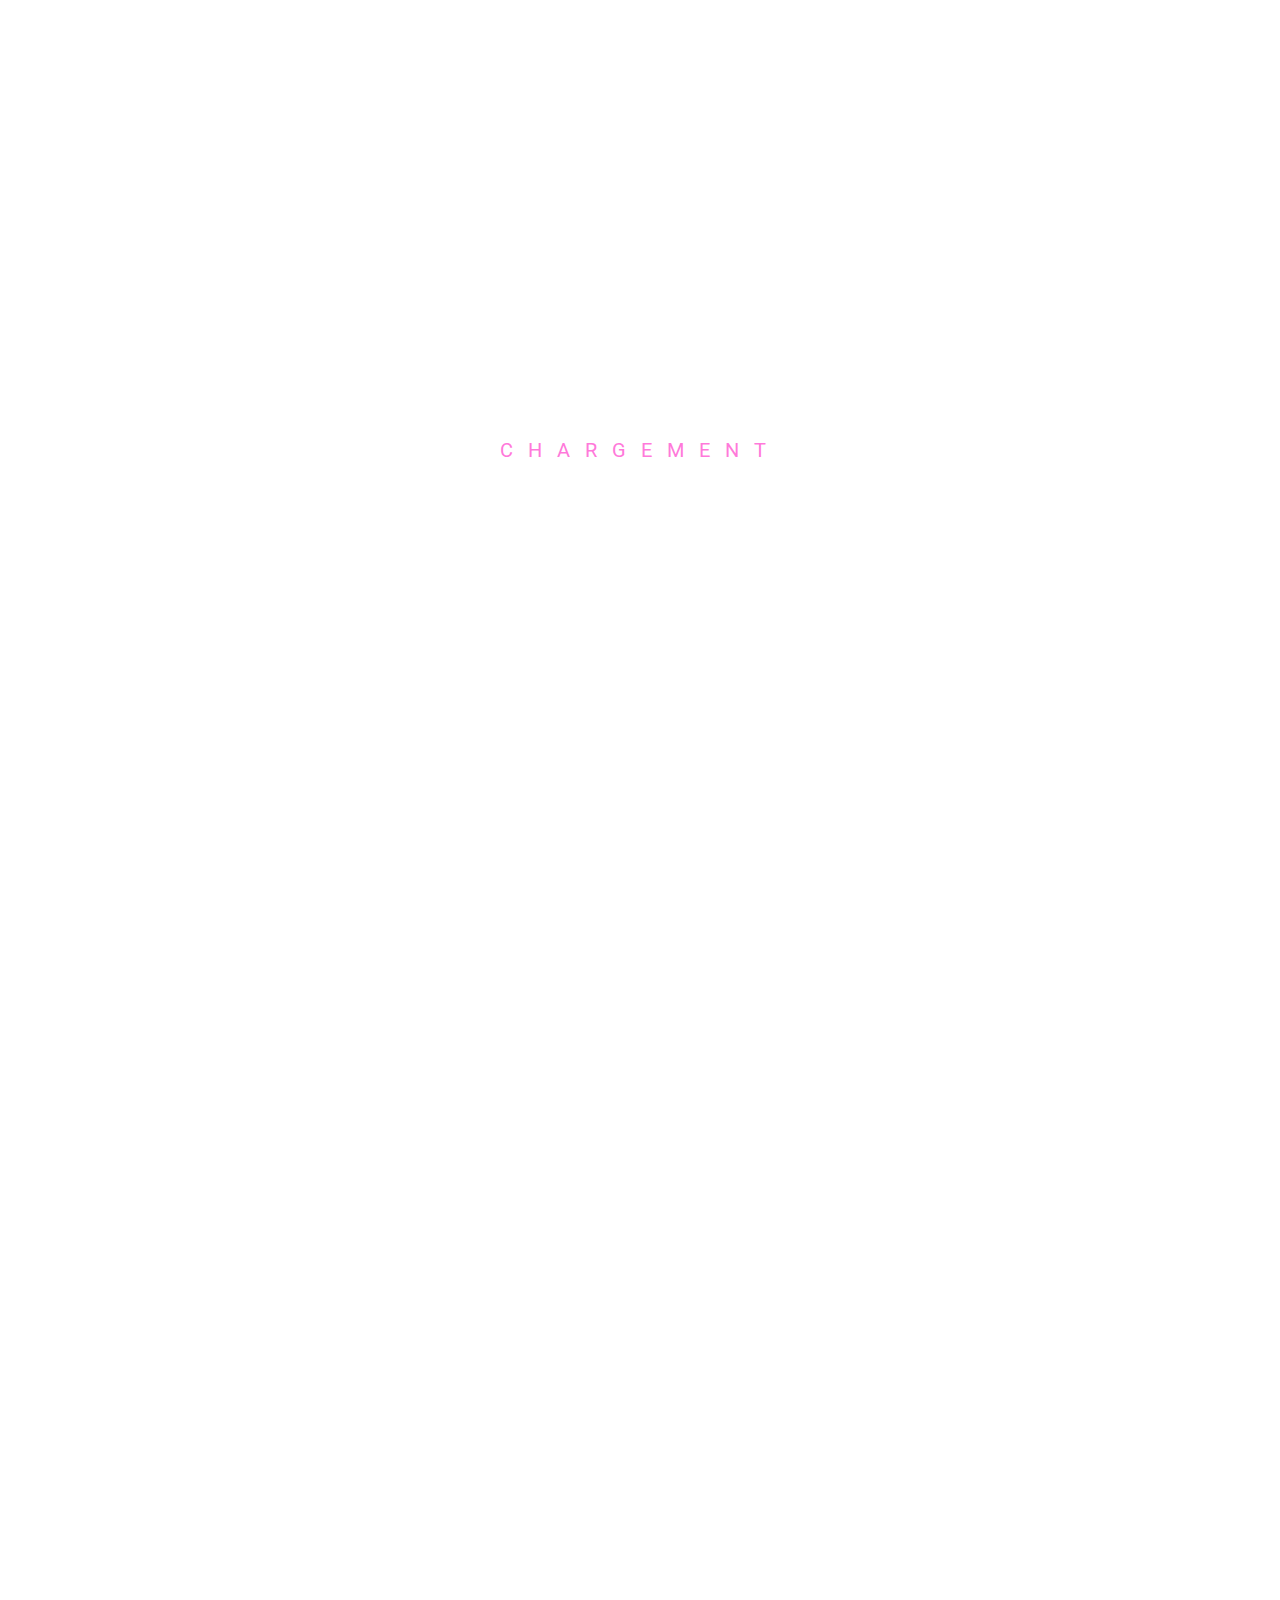
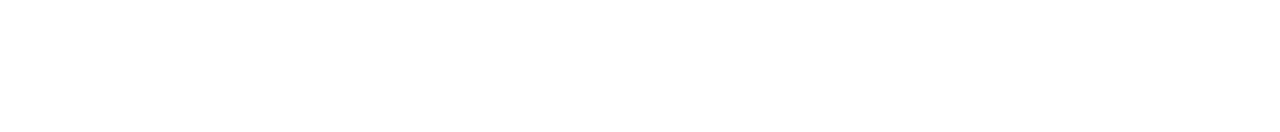
<file: index.html>
<!DOCTYPE html>
<html lang="fr">
  <head>
    <meta charset="UTF-8"/>
    <meta name="viewport" content="width=device-width, initial-scale=1.0"/>
    <title>Oh My Food</title>
    <link rel="stylesheet" href="./css/style.css" />
  </head>
  <body>
    <div class="loader">
      <span class="letter">C</span>
      <span class="letter">H</span>
      <span class="letter">A</span>
      <span class="letter">R</span>
      <span class="letter">G</span>
      <span class="letter">E</span>
      <span class="letter">M</span>
      <span class="letter">E</span>
      <span class="letter">N</span>
      <span class="letter">T</span>
    </div>
    <header class="main-header">
      <div class="main-header__img-container">
        <img class='main-header__img-container__img' src="assets/images/logo/ohmyfood.png" alt="Logo OhMyFood">
      </div>
    </header>
    <main class="main-section">
      <form method="get" action="#">
        <div class="section-location">
          <img src="assets/svg/pin.svg" alt="picto de localisation">
          <input class="section-location__input" type="text" name="placeholder" placeholder="Paris, Belleville"/>
        </div>
      </form>
      <div class="section-info">
        <h1>Réservez le menu qui vous convient</h1>
        <p class="section-info__p">Découvrez des restaurants d'exception, sélectionnés par nos soins.</p>
        <a class="btn" href="#restaurants">Explorer nos restaurants</a>
      </div>
      <div class="main-container">
        <section class="section-fonctionnement">
          <h2 class="section-fonctionnement__title">Fonctionnement</h2>
          <div class="section-fonctionnement__items">
            <div class="section-fonctionnement__items__button">
              <img src ="assets/svg/mobile.svg" alt="pictogramme mobile"/>
              <p class="section-fonctionnement__items__button-text">Choisissez un restaurant</p>
            </div>
            <div class="section-fonctionnement__items__button">
              <img src ="assets/svg/menu.svg" alt="pictogramme menu"/>
              <p class="section-fonctionnement__items__button-text">Composez votre menu</p>
            </div>
            <div class="section-fonctionnement__items__button">
              <img src ="assets/svg/store.svg" alt="pictogramme store"/>
              <p class="section-fonctionnement__items__button-text">Dégutez au restaurant</p>
            </div>
          </div>
        </section>
        <section class="section-restaurant" id="restaurants">
          <div>
            <h2 class="section-restaurant__title" >Restaurants</h2>
            <div class="section-restaurant__menu">
              <a href="menus_restaurants/La_palette_du_gout.html">
                <article class="section-restaurant__menu__card">
                  <span class="section-restaurant__menu__card__badge">Nouveau</span>
                  <img class="section-restaurant__menu__card__img" src="assets/images/restaurants/jay-wennington-N_Y88TWmGwA-unsplash.jpg" alt="Photo restaurant La palette du goût">
                  <div class="section-restaurant__menu__card__info">
                    <h3 class="section-restaurant__menu__card__info__title">La palette du goût</h3>
                    <p class="section-restaurant__menu__card__info__text">Ménilmontant<span class="like"></span></p>
                  </div>
                </article>
              </a>
              <a href="menus_restaurants/La_note_enchantee.html">
                <article class="section-restaurant__menu__card">
                  <span class="section-restaurant__menu__card__badge">Nouveau</span>
                  <img class="section-restaurant__menu__card__img" src="assets/images/restaurants/stil-u2Lp8tXIcjw-unsplash.jpg" alt="Photo restaurant La note enchantée">
                  <div class="section-restaurant__menu__card__info">
                    <h3 class="section-restaurant__menu__card__info__title">La note enchantée</h3>
                    <p class="section-restaurant__menu__card__info__text">Charonne<span class="like"></span></p>
                  </div>
                </article>
              </a>
              <a href="menus_restaurants/A_la_francaise.html">
                <article class="section-restaurant__menu__card">
                  <img class="section-restaurant__menu__card__img" src="assets/images/restaurants/toa-heftiba-DQKerTsQwi0-unsplash.jpg" alt="Photo restaurant À la française">
                  <div class="section-restaurant__menu__card__info">
                    <h3 class="section-restaurant__menu__card__info__title">À la française</h3>
                    <p class="section-restaurant__menu__card__info__text">Cité Rouge<span class="like"></span></p>
                  </div>
                </article>
              </a>
              <a href="menus_restaurants/Le_delice_des_sens.html">
                <article class="section-restaurant__menu__card">
                  <img class="section-restaurant__menu__card__img" src="assets/images/restaurants/louis-hansel-shotsoflouis-qNBGVyOCY8Q-unsplash.jpg" alt="Photo restaurant Le délice des sens">
                  <div class="section-restaurant__menu__card__info">
                    <h3 class="section-restaurant__menu__card__info__title">Le délice des sens</h3>
                    <p class="section-restaurant__menu__card__info__text">Folie-Méricourt<span class="like"></span></p>
                  </div>
                </article>
              </a>
            </div>
          </div>
        </section>
      </div>
    </main>
    <footer class="footer">
      <section class="section-footer">
        <span class="section-footer__logo"></span>
        <ul class="section-footer__list">
          <li class="section-footer__list-items">
            <img src ="assets/svg/fork.svg" alt="Proposer un restaurant"/>
            <a href="#">Proposer un restaurant</a>
          </li>
          <li class="section-footer__list-items">
            <img src ="assets/svg/hands.svg" alt="Devenir partenaire"/>
            <a href="#">Devenir partenaire</a>
          </li>
          <li class="section-footer__list-items">
            <a href="#">Mentions légales</a>
          </li>
          <li class="section-footer__list-items">
            <a href="mailto:someone@mail.com" onclick="window.location=another.html">Contact</a>
          </li>
        </ul>
      </section>
    </footer>
  </body>
</html>
</file>
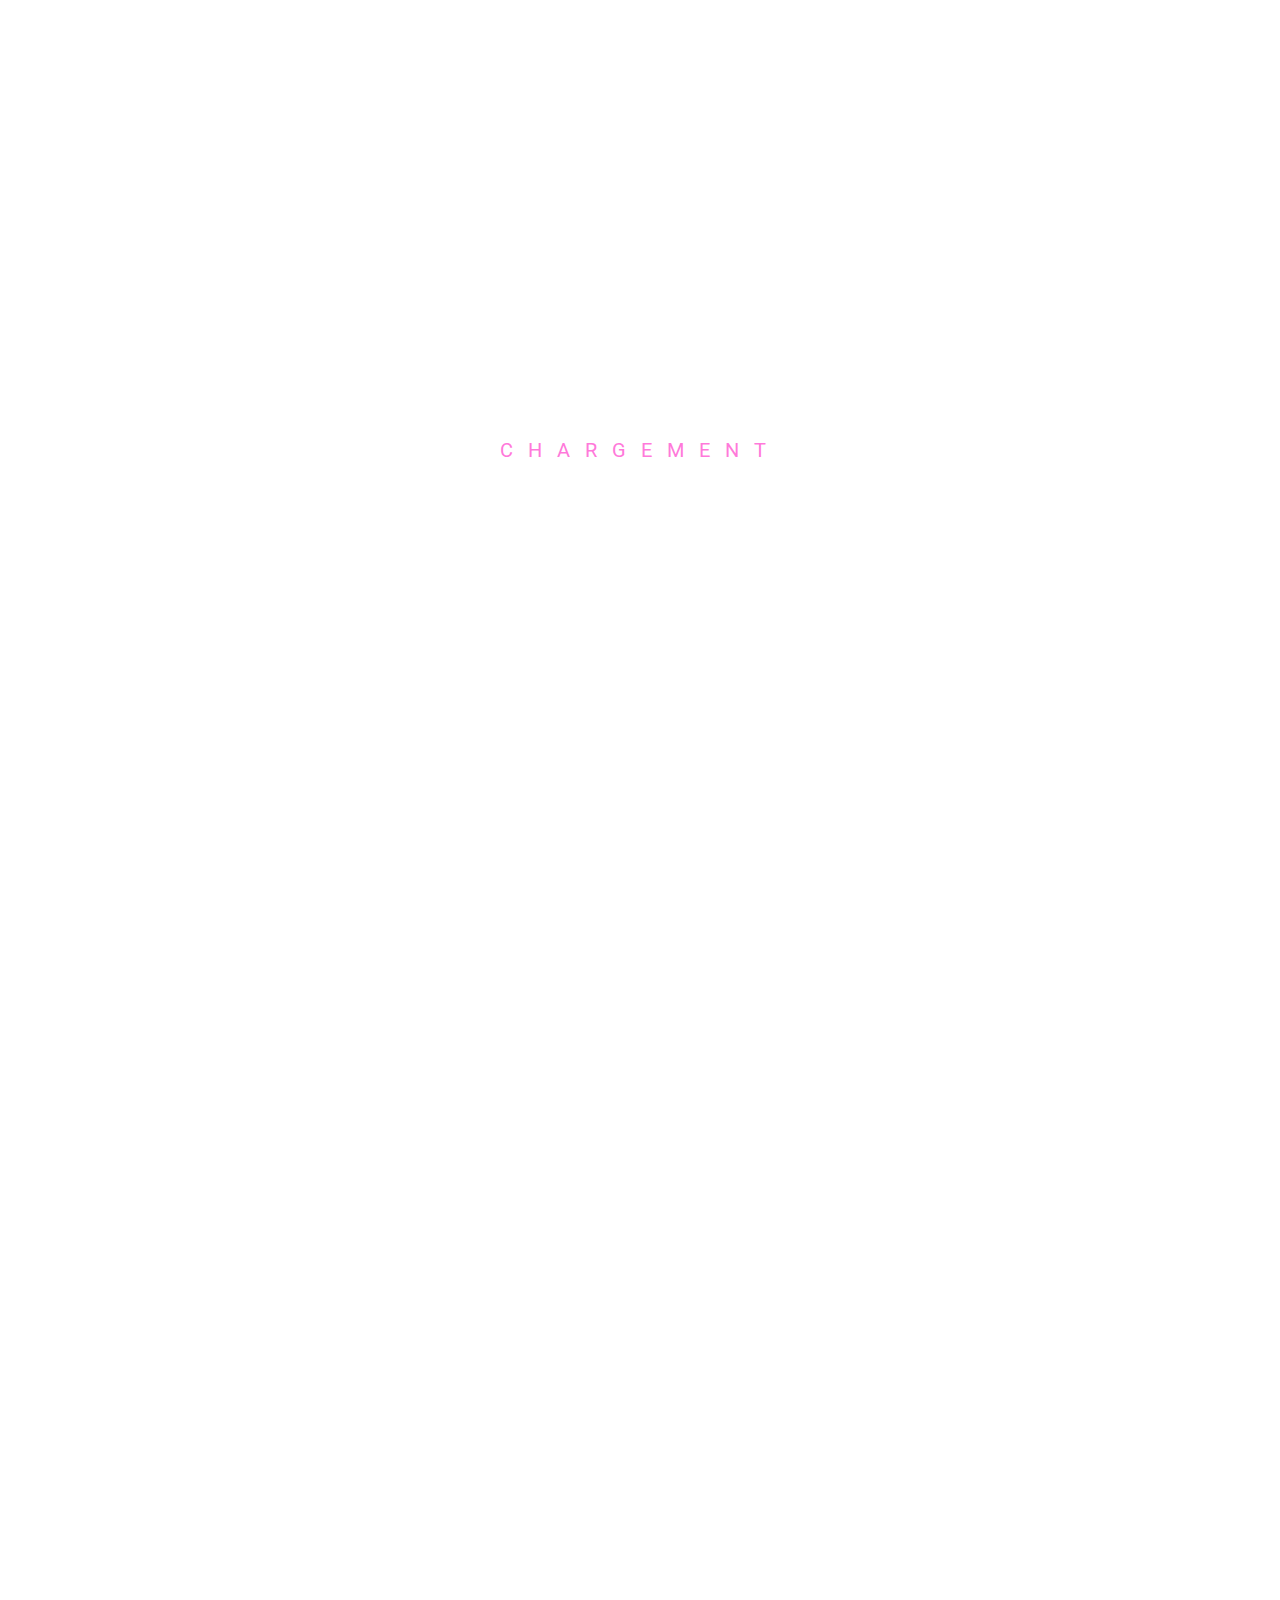
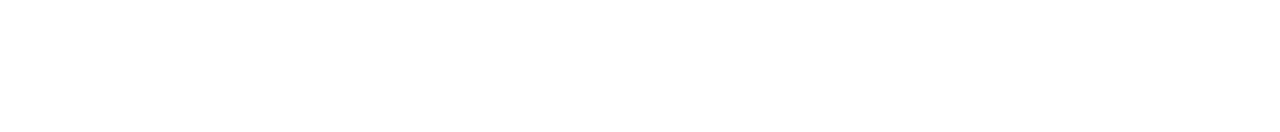
<file: Home.html>
<!DOCTYPE html>
<html lang="fr">
  <head>
    <meta charset="UTF-8"/>
    <meta name="viewport" content="width=device-width, initial-scale=1.0"/>
    <title>Oh My Food</title>
    <link rel="stylesheet" href="./css/style.css" />
  </head>
  <body>
    <div class="loader">
      <span class="letter">C</span>
      <span class="letter">H</span>
      <span class="letter">A</span>
      <span class="letter">R</span>
      <span class="letter">G</span>
      <span class="letter">E</span>
      <span class="letter">M</span>
      <span class="letter">E</span>
      <span class="letter">N</span>
      <span class="letter">T</span>
    </div>
    <header class="main-header">
      <div class="main-header__img-container">
        <img class='main-header__img-container__img' src="assets/images/logo/ohmyfood.png" alt="Logo OhMyFood">
      </div>
    </header>
    <main class="main-section">
      <div class="section-location">
        <i class="fa-sharp fa-solid fa-location-dot"></i>
        <img src="assets/svg/pin.svg" alt="picto de localisation">
        Paris, Belleville
      </div>
      <div class="section-info">
        <h1>Réservez le menu qui vous convient</h1>
        <p class="section-info__p">Découvrez des restaurants d'exception, sélectionnés par nos soins.</p>
        <a class="btn" href="#restaurants">Explorer nos restaurants</a>
      </div>
      <div class="main-container">
        <section class="section-fonctionnement">
          <h2 class="section-fonctionnement__title">Fonctionnement</h2>
          <div class="section-fonctionnement__items">
            <div class="section-fonctionnement__items__button">
              <img src ="assets/svg/mobile.svg" alt="pictogramme mobile"/>
              <p class="section-fonctionnement__items__button-text">Choisissez un restaurant</p>
            </div>
            <div class="section-fonctionnement__items__button">
              <img src ="assets/svg/menu.svg" alt="pictogramme menu"/>
              <p class="section-fonctionnement__items__button-text">Composez votre menu</p>
            </div>
            <div class="section-fonctionnement__items__button">
              <img src ="assets/svg/store.svg" alt="pictogramme store"/>
              <p class="section-fonctionnement__items__button-text">Dégutez au restaurant</p>
            </div>
          </div>
        </section>
        <section class="section-restaurant" id="restaurants">
          <div>
            <h2 class="section-restaurant__title" >Restaurants</h2>
            <div class="section-restaurant__menu">
              <a href="menus_restaurants/La_palette_du_gout.html">
                <article class="section-restaurant__menu__card">
                  <span class="section-restaurant__menu__card__badge">Nouveau</span>
                  <img class="section-restaurant__menu__card__img" src="assets/images/restaurants/jay-wennington-N_Y88TWmGwA-unsplash.jpg" alt="Photo restaurant La palette du goût">
                  <div class="section-restaurant__menu__card__info">
                    <h3 class="section-restaurant__menu__card__info__title">La palette du goût</h3>
                    <p class="section-restaurant__menu__card__info__text">Ménilmontant<span class="like"></span></p>
                  </div>
                </article>
              </a>
              <a href="menus_restaurants/La_note_enchantee.html">
                <article class="section-restaurant__menu__card">
                  <span class="section-restaurant__menu__card__badge">Nouveau</span>
                  <img class="section-restaurant__menu__card__img" src="assets/images/restaurants/stil-u2Lp8tXIcjw-unsplash.jpg" alt="Photo restaurant La note enchantée">
                  <div class="section-restaurant__menu__card__info">
                    <h3 class="section-restaurant__menu__card__info__title">La note enchantée</h3>
                    <p class="section-restaurant__menu__card__info__text">Charonne<span class="like"></span></p>
                  </div>
                </article>
              </a>
              <a href="menus_restaurants/A_la_francaise.html">
                <article class="section-restaurant__menu__card">
                  <img class="section-restaurant__menu__card__img" src="assets/images/restaurants/toa-heftiba-DQKerTsQwi0-unsplash.jpg" alt="Photo restaurant À la française">
                  <div class="section-restaurant__menu__card__info">
                    <h3 class="section-restaurant__menu__card__info__title">À la française</h3>
                    <p class="section-restaurant__menu__card__info__text">Cité Rouge<span class="like"></span></p>
                  </div>
                </article>
              </a>
              <a href="menus_restaurants/Le_delice_des_sens.html">
                <article class="section-restaurant__menu__card">
                  <img class="section-restaurant__menu__card__img" src="assets/images/restaurants/louis-hansel-shotsoflouis-qNBGVyOCY8Q-unsplash.jpg" alt="Photo restaurant Le délice des sens">
                  <div class="section-restaurant__menu__card__info">
                    <h3 class="section-restaurant__menu__card__info__title">Le délice des sens</h3>
                    <p class="section-restaurant__menu__card__info__text">Folie-Méricourt<span class="like"></span></p>
                  </div>
                </article>
              </a>
            </div>
          </div>
        </section>
      </div>
    </main>
    <footer class="footer">
      <section class="section-footer">
        <span class="section-footer__logo"></span>
        <ul class="section-footer__list">
          <li class="section-footer__list-items">
            <img src ="assets/svg/fork.svg" alt="Proposer un restaurant"/>
            <a href="#">Proposer un restaurant</a>
          </li>
          <li class="section-footer__list-items">
            <img src ="assets/svg/hands.svg" alt="Devenir partenaire"/>
            <a href="#">Devenir partenaire</a>
          </li>
          <li class="section-footer__list-items">
            <a href="#">Mentions légales</a>
          </li>
          <li class="section-footer__list-items">
            <a href="mailto:someone@mail.com" onclick="window.location=another.html">Contact</a>
          </li>
        </ul>
      </section>
    </footer>
  </body>
</html>
</file>
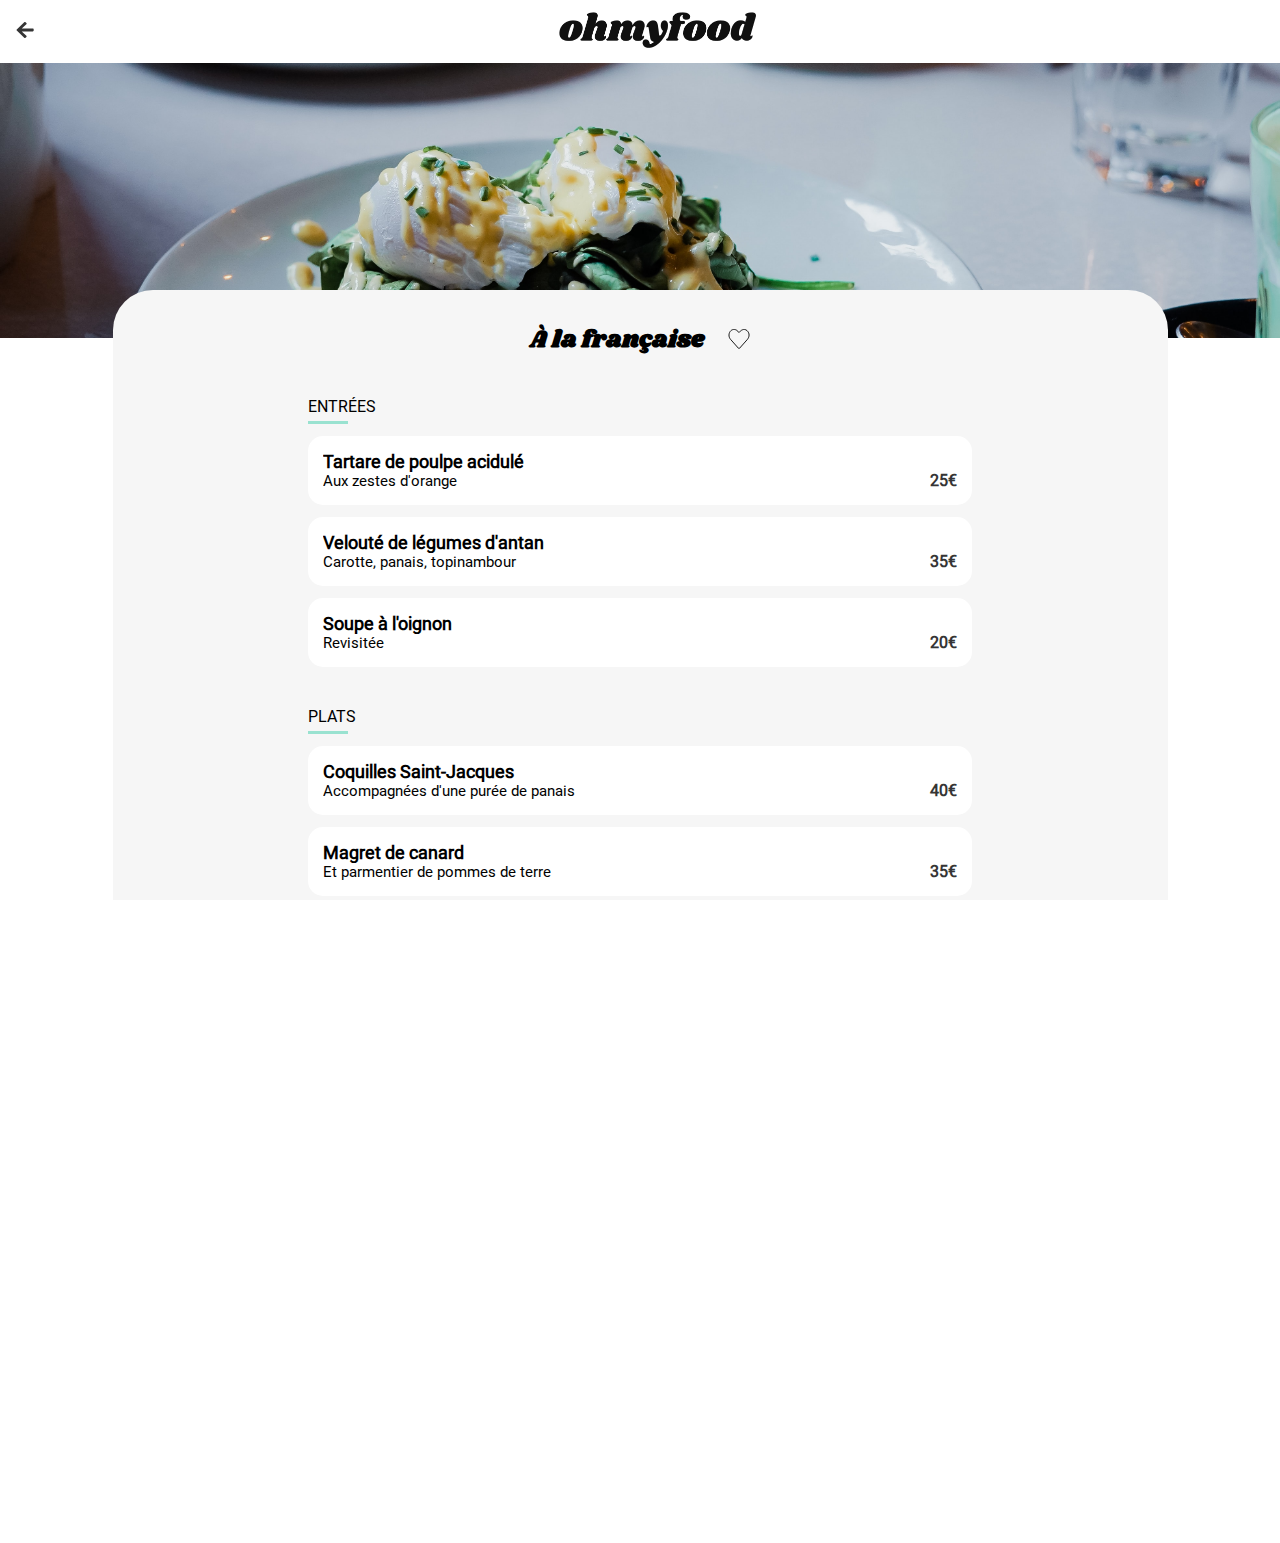
<file: menus_restaurants/A_la_francaise.html>
<!DOCTYPE html>
<html lang="fr">
  <head>
    <meta charset="UTF-8"/>
    <meta name="viewport" content="width=device-width, initial-scale=1.0"/>
    <title>Oh My Food - A la française</title>
    <link rel="stylesheet" href="../css/style.css" />
    <link  rel="stylesheet"  href="https://cdnjs.cloudflare.com/ajax/libs/font-awesome/6.2.1/css/all.min.css" integrity="sha512-MV7K8+y+gLIBoVD59lQIYicR65iaqukzvf/nwasF0nqhPay5w/9lJmVM2hMDcnK1OnMGCdVK+iQrJ7lzPJQd1w==" crossorigin="anonymous" referrerpolicy="no-referrer"/>
<body>
    <header class="main-header">
        <a href="/OPC_OhMyFood/"><img class="main-header__arrow" src="../assets/svg/arrow.svg" alt="picto retour"></a>
        <div class="main-header__img-container">
            <a href="/OPC_OhMyFood/">
                <img class='main-header__img-container__img' src="../assets/images/logo/ohmyfood.png" alt="Logo OhMyFood">
            </a>
        </div> 
    </header>
    <main class="main-section">
        <div class="section-info__container-img">
            <img class="section-info__container-img__background" src="../assets/images/restaurants/toa-heftiba-DQKerTsQwi0-unsplash.jpg" alt="image de fond du restaurant">
        </div>
        <div class="container-menu">
            <div class="container-menu__section">
                <div class="container-menu__section__title">
                    <h2 class="container-menu__section__title--font">À la française</h2>
                    <span class="like"></span>
                </div>
                <div class="container-menu__section__menu">
                    <h2 class="container-menu__section__menu--title">Entrées</h2>
                    <div class="container-menu__section__menu__card">
                        <div class="container-menu__section__menu__card--plate">
                            <h3 class="container-menu__section__menu__card--plate-title">Tartare de poulpe acidulé</h3>
                            <p class="container-menu__section__menu__card--plate-description">Aux zestes d'orange </p>
                        </div>
                        <span class="container-menu__section__menu__card--plate-price">25€</span>
                        <div class="check">
                            <i class="fa-solid fa-circle-check fa-xl"></i>
                        </div>
                    </div>
                    <div class="container-menu__section__menu__card">
                        <div>
                            <h3 class="container-menu__section__menu__card--plate-title">Velouté de légumes d'antan</h3>
                            <p class="container-menu__section__menu__card--plate-description">Carotte, panais, topinambour
                            </p>
                        </div>
                        <span class="container-menu__section__menu__card--plate-price">35€</span>
                        <div class="check">
                            <i class="fa-solid fa-circle-check fa-xl"></i>
                        </div>
                    </div>
                    <div class="container-menu__section__menu__card">
                        <div class="container-menu__section__menu__card--plate">
                            <h3 class="container-menu__section__menu__card--plate-title">Soupe à l'oignon</h3>
                            <p class="container-menu__section__menu__card--plate-description">Revisitée</p>
                        </div>
                        <span class="container-menu__section__menu__card--plate-price">20€</span>
                        <div class="check">
                            <i class="fa-solid fa-circle-check fa-xl"></i>
                        </div>
                    </div>
                </div>
                <div class="container-menu__section__menu">
                    <h2 class="container-menu__section__menu--title">Plats</h2>
                    <div class="container-menu__section__menu__card">
                        <div class="container-menu__section__menu__card--plate">
                            <h3 class="container-menu__section__menu__card--plate-title">Coquilles Saint-Jacques</h3>
                            <p class="container-menu__section__menu__card--plate-description">Accompagnées d'une purée de panais</p>
                        </div>
                        <span class="container-menu__section__menu__card--plate-price">40€</span>
                        <div class="check">
                            <i class="fa-solid fa-circle-check fa-xl"></i>
                        </div>
                    </div>
                    <div class="container-menu__section__menu__card">
                        <div class="container-menu__section__menu__card--plate">
                            <h3 class="container-menu__section__menu__card--plate-title">Magret de canard</h3>
                            <p class="container-menu__section__menu__card--plate-description">Et parmentier de pommes de terre</p>
                        </div>
                        <span class="container-menu__section__menu__card--plate-price">35€</span>
                        <div class="check">
                            <i class="fa-solid fa-circle-check fa-xl"></i>
                        </div>
                    </div>
                    <div class="container-menu__section__menu__card">
                        <div class="container-menu__section__menu__card--plate">
                            <h3 class="container-menu__section__menu__card--plate-title">Pigeonneau d’Ille-et-Vilaine</h3>
                            <p class="container-menu__section__menu__card--plate-description">Sur son lit de gnocchis aux légumes</p>
                        </div>
                        <span class="container-menu__section__menu__card--plate-price">44€</span>
                        <div class="check">
                            <i class="fa-solid fa-circle-check fa-xl"></i>
                        </div>
                    </div>
                </div>
                <div class="container-menu__section__menu">
                    <h2 class="container-menu__section__menu--title">Desserts</h2>
                    <div class="container-menu__section__menu__card">
                        <div class="container-menu__section__menu__card--plate">
                            <h3 class="container-menu__section__menu__card--plate-title">Pétales de violettes glacés</h3>
                            <p class="container-menu__section__menu__card--plate-description">Et purée de noisettes</p>
                        </div>
                        <span class="container-menu__section__menu__card--plate-price">18€</span>
                        <div class="check">
                            <i class="fa-solid fa-circle-check fa-xl"></i>
                        </div>
                    </div>
                    <div class="container-menu__section__menu__card">
                        <div class="container-menu__section__menu__card--plate">
                            <h3 class="container-menu__section__menu__card--plate-title">Fondant au chocolat</h3>
                            <p class="container-menu__section__menu__card--plate-description">Revisité</p>
                        </div>
                        <span class="container-menu__section__menu__card--plate-price">22€</span>
                        <div class="check">
                            <i class="fa-solid fa-circle-check fa-xl"></i>
                        </div>
                    </div>
                    <div class="container-menu__section__menu__card">
                        <div class="container-menu__section__menu__card--plate">
                            <h3 class="container-menu__section__menu__card--plate-title">Millefeuille croustillant</h3>
                            <p class="container-menu__section__menu__card--plate-description">Myrtilles et pâte d’amande</p>
                        </div>
                        <span class="container-menu__section__menu__card--plate-price">23€</span>
                        <div class="check">
                            <i class="fa-solid fa-circle-check fa-xl"></i>
                        </div>
                    </div>
                </div>
                <a class="btn" href="#">Commander</a>
            </div>
        </div>
    </main>
    <footer class="footer">
        <section class="section-footer">
          <span class="section-footer__logo"></span>
          <ul class="section-footer__list">
            <li class="section-footer__list-items"><img src ="../assets/svg/fork.svg" alt="Proposer un restaurant"/>
                <a href="#">Proposer un restaurant</a>
            </li>
            <li class="section-footer__list-items"><img src ="../assets/svg/hands.svg" alt="Devenir partenaire"/>
                <a href="#">Devenir partenaire</a> 
            </li>
            <li class="section-footer__list-items"><a href="#">Mentions légales</a></li>
            <li class="section-footer__list-items"><a href="mailto:someone@mail.com" onclick="window.location=another.html">Contact</a></li>
          </ul>
        </section>
    </footer>   
</body>
</file>
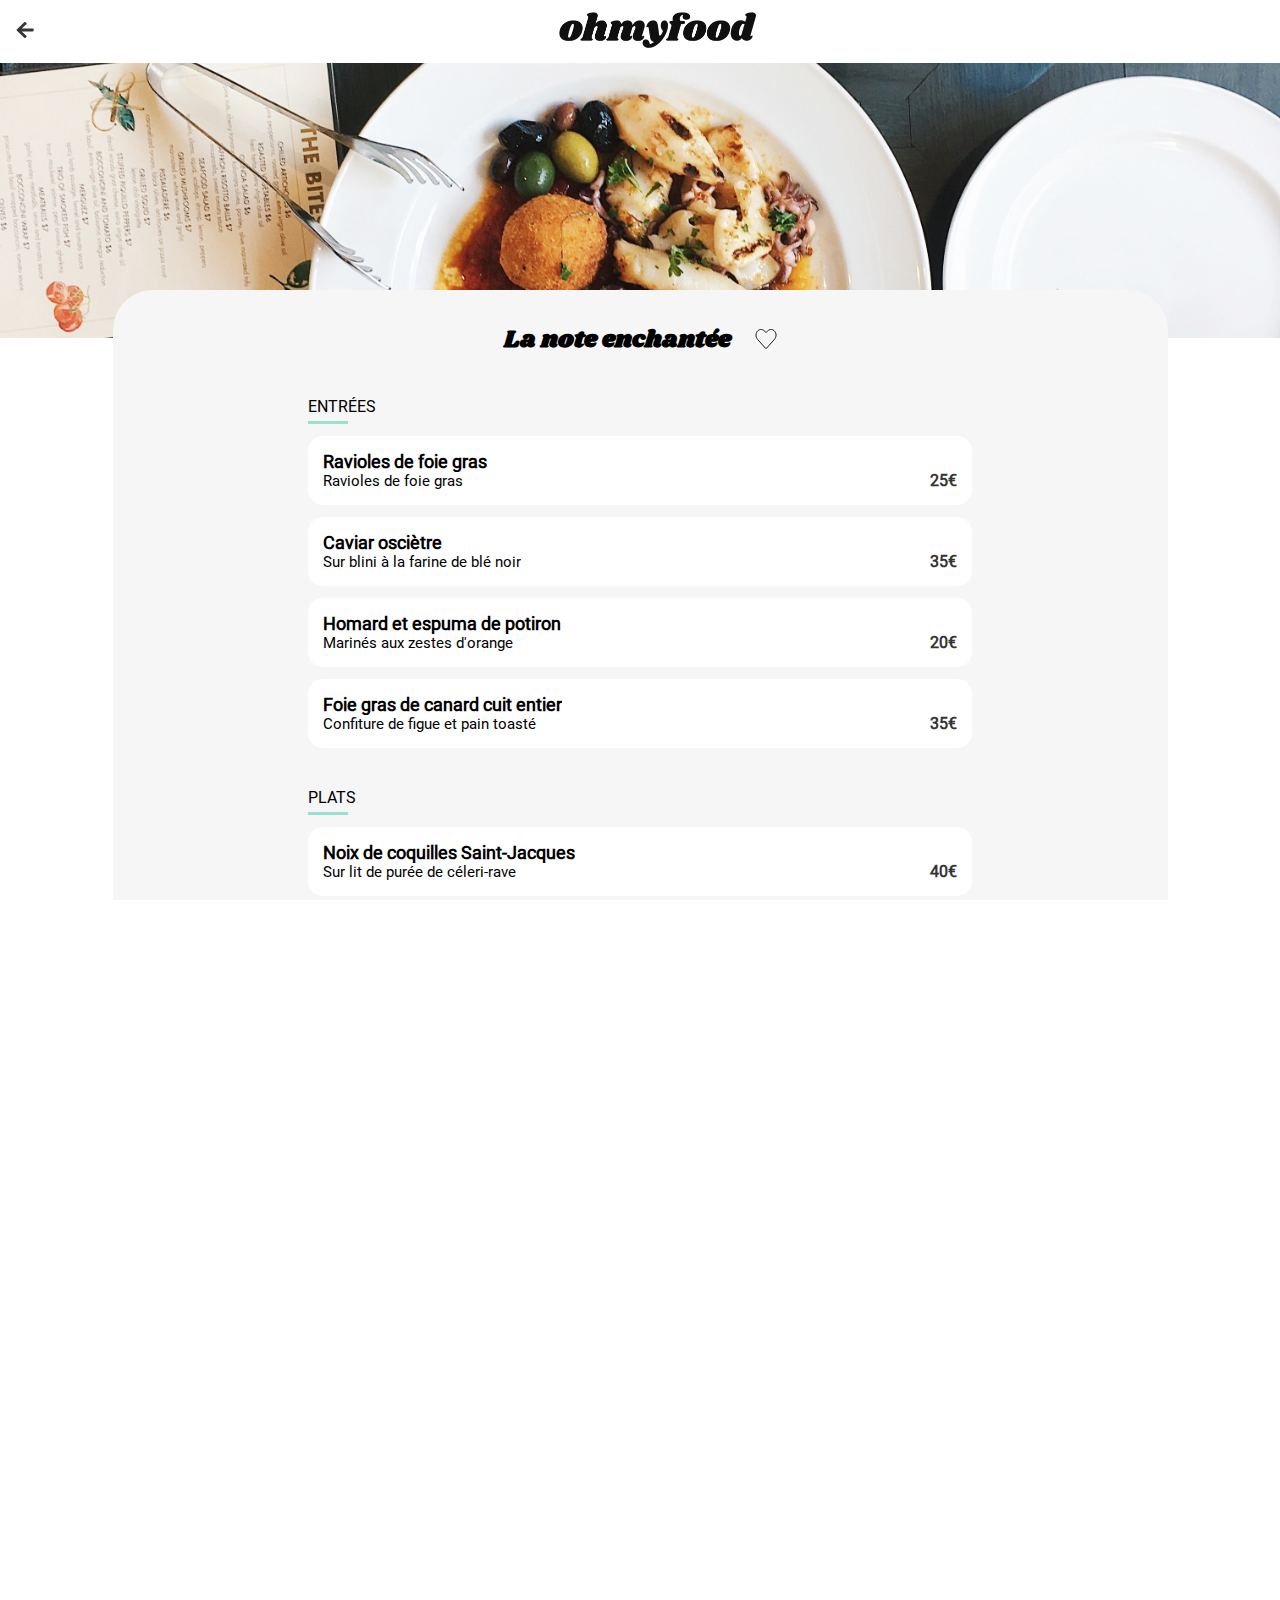
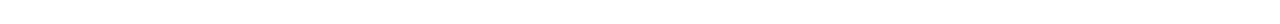
<file: menus_restaurants/La_note_enchantee.html>
<!DOCTYPE html>
<html lang="fr">
  <head>
    <meta charset="UTF-8"/>
    <meta name="viewport" content="width=device-width, initial-scale=1.0"/>
    <title>Oh My Food - La note enchantée</title>
    <link rel="stylesheet" href="../css/style.css" />
    <link rel="stylesheet"  href="https://cdnjs.cloudflare.com/ajax/libs/font-awesome/6.2.1/css/all.min.css" integrity="sha512-MV7K8+y+gLIBoVD59lQIYicR65iaqukzvf/nwasF0nqhPay5w/9lJmVM2hMDcnK1OnMGCdVK+iQrJ7lzPJQd1w==" crossorigin="anonymous" referrerpolicy="no-referrer"/>
<body>
    <header class="main-header">
        <a href="/OPC_OhMyFood/"><img class="main-header__arrow" src="../assets/svg/arrow.svg" alt="picto retour"></a>
        <div class="main-header__img-container">
            <a href="/OPC_OhMyFood/">
                <img class='main-header__img-container__img' src="../assets/images/logo/ohmyfood.png" alt="Logo OhMyFood">
            </a>
        </div> 
    </header>
    <main class="main-section">
        <div class="section-info__container-img">
            <img class="section-info__container-img__background" src="../assets/images/restaurants/stil-u2Lp8tXIcjw-unsplash.jpg" alt="image de fond du restaurant">
        </div>
        <div class="container-menu">
            <div class="container-menu__section">
                <div class="container-menu__section__title">
                    <h2 class="container-menu__section__title--font">La note enchantée</h2>
                    <span class="like"></span>
                </div>
                <div class="container-menu__section__menu">
                    <h2 class="container-menu__section__menu--title">Entrées</h2>
                    <div class="container-menu__section__menu__card">
                        <div class="container-menu__section__menu__card--plate">
                            <h3 class="container-menu__section__menu__card--plate-title">Ravioles de foie gras</h3>
                            <p class="container-menu__section__menu__card--plate-description">Ravioles de foie gras </p>
                        </div>
                        <span class="container-menu__section__menu__card--plate-price">25€</span>
                        <div class="check">
                            <i class="fa-solid fa-circle-check fa-xl"></i>
                        </div>
                    </div>
                    <div class="container-menu__section__menu__card">
                        <div class="container-menu__section__menu__card--plate">
                            <h3 class="container-menu__section__menu__card--plate-title">Caviar osciètre</h3>
                            <p class="container-menu__section__menu__card--plate-description">Sur blini à la farine de blé noir</p>
                        </div>
                        <span class="container-menu__section__menu__card--plate-price">35€</span>
                        <div class="check">
                            <i class="fa-solid fa-circle-check fa-xl"></i>
                        </div>
                    </div>
                    <div class="container-menu__section__menu__card">
                        <div class="container-menu__section__menu__card--plate">
                            <h3 class="container-menu__section__menu__card--plate-title">Homard et espuma de potiron</h3>
                            <p class="container-menu__section__menu__card--plate-description">Marinés aux zestes d'orange</p>
                        </div>
                        <span class="container-menu__section__menu__card--plate-price">20€</span>
                        <div class="check">
                            <i class="fa-solid fa-circle-check fa-xl"></i>
                        </div>
                    </div>
                    <div class="container-menu__section__menu__card">
                        <div class="container-menu__section__menu__card--plate">
                            <h3 class="container-menu__section__menu__card--plate-title">Foie gras de canard cuit entier</h3>
                            <p class="container-menu__section__menu__card--plate-description">Confiture de figue et pain toasté</p>
                        </div>
                        <span class="container-menu__section__menu__card--plate-price">35€</span>
                        <div class="check">
                            <i class="fa-solid fa-circle-check fa-xl"></i>
                        </div>
                    </div>
                </div>
                <div class="container-menu__section__menu">
                    <h2 class="container-menu__section__menu--title">Plats</h2>
                    <div class="container-menu__section__menu__card">
                        <div class="container-menu__section__menu__card--plate">
                            <h3 class="container-menu__section__menu__card--plate-title">Noix de coquilles Saint-Jacques</h3>
                            <p class="container-menu__section__menu__card--plate-description">Sur lit de purée de céleri-rave</p>
                        </div>
                        <span class="container-menu__section__menu__card--plate-price">40€</span>
                        <div class="check">
                            <i class="fa-solid fa-circle-check fa-xl"></i>
                        </div>
                    </div>
                    <div class="container-menu__section__menu__card">
                        <div class="container-menu__section__menu__card--plate">
                            <h3 class="container-menu__section__menu__card--plate-title">Langoustine poêlée</h3>
                            <p class="container-menu__section__menu__card--plate-description">Purée de patate douce</p>
                        </div>
                        <span class="container-menu__section__menu__card--plate-price">35€</span>
                        <div class="check">
                            <i class="fa-solid fa-circle-check fa-xl"></i>
                        </div>
                    </div>
                    <div class="container-menu__section__menu__card">
                        <div class="container-menu__section__menu__card--plate">
                            <h3 class="container-menu__section__menu__card--plate-title">Mijoté de queue de bœuf </h3>
                            <p class="container-menu__section__menu__card--plate-description">Et riz sauvage aux zestes de citron</p>
                        </div>
                        <span class="container-menu__section__menu__card--plate-price">45€</span>
                        <div class="check">
                            <i class="fa-solid fa-circle-check fa-xl"></i>
                        </div>
                    </div>
                </div>
                <div class="container-menu__section__menu">
                    <h2 class="container-menu__section__menu--title">Desserts</h2>
                    <div class="container-menu__section__menu__card">
                        <div class="container-menu__section__menu__card--plate">
                            <h3 class="container-menu__section__menu__card--plate-title">Macaron noisette et chocolat</h3>
                            <p class="container-menu__section__menu__card--plate-description">Glace au caramel brun et sel de Guérande</p>
                        </div>
                        <span class="container-menu__section__menu__card--plate-price">18€</span>
                        <div class="check">
                            <i class="fa-solid fa-circle-check fa-xl"></i>
                        </div>
                    </div>
                    <div class="container-menu__section__menu__card">
                        <div class="container-menu__section__menu__card--plate">
                            <h3 class="container-menu__section__menu__card--plate-title">Baba au rhum revisité</h3>
                            <p class="container-menu__section__menu__card--plate-description">Avec son coulis de citron</p>
                        </div>
                        <span class="container-menu__section__menu__card--plate-price">22€</span>
                        <div class="check">
                            <i class="fa-solid fa-circle-check fa-xl"></i>
                        </div>
                    </div>
                    <div class="container-menu__section__menu__card">
                        <div class="container-menu__section__menu__card--plate">
                            <h3 class="container-menu__section__menu__card--plate-title">Tarte au citron meringuée</h3>
                            <p class="container-menu__section__menu__card--plate-description">Déstructurée</p>
                        </div>
                        <span class="container-menu__section__menu__card--plate-price">23€</span>
                        <div class="check">
                            <i class="fa-solid fa-circle-check fa-xl"></i>
                        </div>
                    </div>
                </div>
                <a class="btn" href="#">Commander</a>
            </div>
        </div>
    </main>
    <footer class="footer">
        <section class="section-footer">
          <span class="section-footer__logo"></span>
          <ul class="section-footer__list">
            <li class="section-footer__list-items"><img src ="../assets/svg/fork.svg" alt="Proposer un restaurant"/>
                <a href="#">Proposer un restaurant</a>
            </li>
            <li class="section-footer__list-items"><img src ="../assets/svg/hands.svg" alt="Devenir partenaire"/>
                <a href="#">Devenir partenaire</a> 
            </li>
            <li class="section-footer__list-items"><a href="#">Mentions légales</a></li>
            <li class="section-footer__list-items"><a href="mailto:someone@mail.com" onclick="window.location=another.html">Contact</a></li>
          </ul>
        </section>
    </footer>   
</body>
</file>
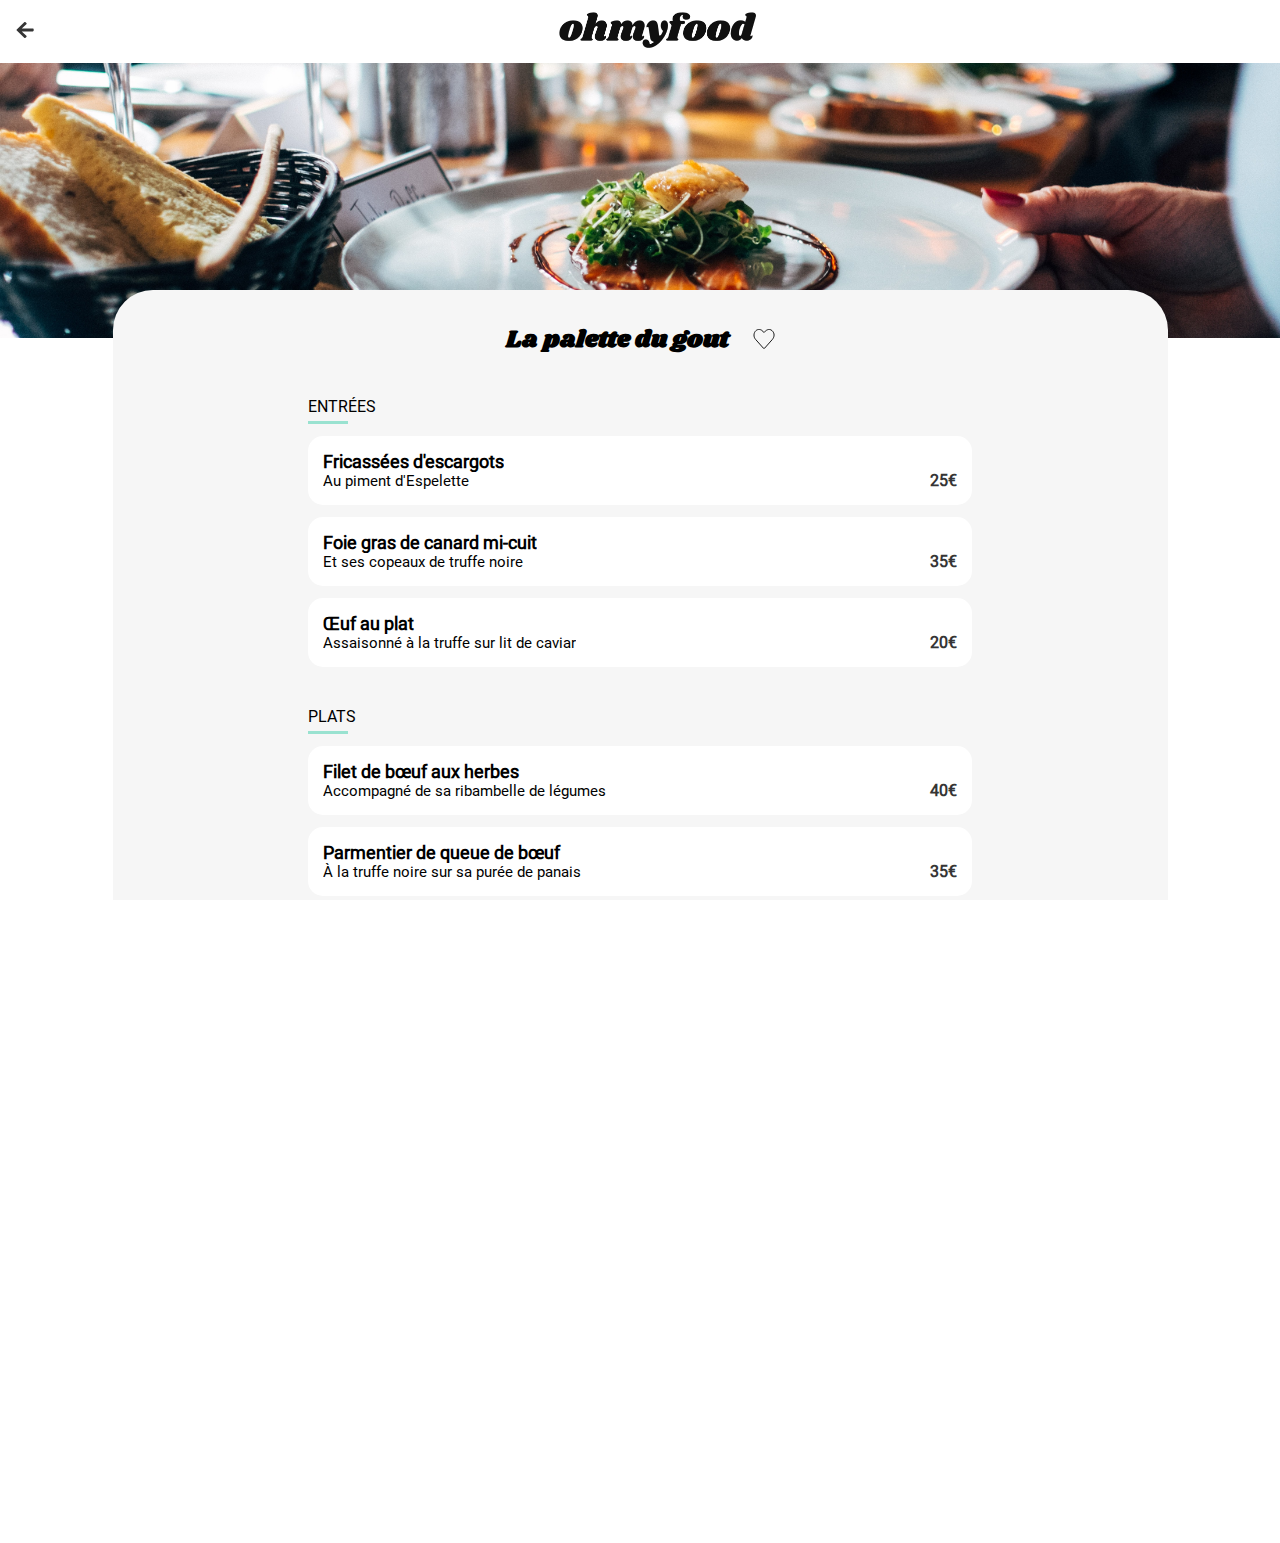
<file: menus_restaurants/La_palette_du_gout.html>
<!DOCTYPE html>
<html lang="fr">
  <head>
    <meta charset="UTF-8"/>
    <meta name="viewport" content="width=device-width, initial-scale=1.0"/>
    <title>Oh My Food - La palette du gout</title>
    <link rel="stylesheet" href="../css/style.css" />
    <link  rel="stylesheet"  href="https://cdnjs.cloudflare.com/ajax/libs/font-awesome/6.2.1/css/all.min.css" integrity="sha512-MV7K8+y+gLIBoVD59lQIYicR65iaqukzvf/nwasF0nqhPay5w/9lJmVM2hMDcnK1OnMGCdVK+iQrJ7lzPJQd1w==" crossorigin="anonymous" referrerpolicy="no-referrer"/>
<body>
    <header class="main-header">
        <a href="/OPC_OhMyFood/"><img class="main-header__arrow" src="../assets/svg/arrow.svg" alt="picto retour"></a>
        <div class="main-header__img-container">
            <a href="/OPC_OhMyFood/">
                <img class='main-header__img-container__img' src="../assets/images/logo/ohmyfood.png" alt="Logo OhMyFood">
            </a>
        </div> 
    </header>
    <main class="main-section">
        <div class="section-info__container-img">
            <img class="section-info__container-img__background" src="../assets/images/restaurants/jay-wennington-N_Y88TWmGwA-unsplash.jpg" alt="image de fond du restaurant">
        </div>
        <div class="container-menu">
            <div class="container-menu__section">
                <div class="container-menu__section__title">
                    <h2 class="container-menu__section__title--font">La palette du gout</h2>
                    <span class="like"></span>
                </div>
                <div class="container-menu__section__menu">
                    <h2 class="container-menu__section__menu--title">Entrées</h2>
                    <div class="container-menu__section__menu__card">
                        <div class="container-menu__section__menu__card--plate">
                            <h3 class="container-menu__section__menu__card--plate-title">Fricassées d'escargots</h3>
                            <p class="container-menu__section__menu__card--plate-description">Au piment d'Espelette </p>
                        </div>
                        <span class="container-menu__section__menu__card--plate-price">25€</span>
                        <div class="check">
                            <i class="fa-solid fa-circle-check fa-xl"></i>
                        </div>
                    </div>
                    <div class="container-menu__section__menu__card">
                        <div class="container-menu__section__menu__card--plate">
                            <h3 class="container-menu__section__menu__card--plate-title">Foie gras de canard mi-cuit</h3>
                            <p class="container-menu__section__menu__card--plate-description">Et ses copeaux de truffe noire</p>
                        </div>
                        <span class="container-menu__section__menu__card--plate-price">35€</span>
                        <div class="check">
                            <i class="fa-solid fa-circle-check fa-xl"></i>
                        </div>
                    </div>
                    <div class="container-menu__section__menu__card">
                        <div class="container-menu__section__menu__card--plate">
                            <h3 class="container-menu__section__menu__card--plate-title">Œuf au plat</h3>
                            <p class="container-menu__section__menu__card--plate-description">Assaisonné à la truffe sur lit de caviar</p>
                        </div>
                        <span class="container-menu__section__menu__card--plate-price">20€</span>
                        <div class="check">
                            <i class="fa-solid fa-circle-check fa-xl"></i>
                        </div>
                    </div>
                </div>

                <div class="container-menu__section__menu">
                    <h2 class="container-menu__section__menu--title">Plats</h2>
                    <div class="container-menu__section__menu__card">
                        <div class="container-menu__section__menu__card--plate">
                            <h3 class="container-menu__section__menu__card--plate-title">Filet de bœuf aux herbes</h3>
                            <p class="container-menu__section__menu__card--plate-description">Accompagné de sa ribambelle de légumes </p>
                        </div>
                        <span class="container-menu__section__menu__card--plate-price">40€</span>
                        <div class="check">
                            <i class="fa-solid fa-circle-check fa-xl"></i>
                        </div>
                    </div>
                    <div class="container-menu__section__menu__card">
                        <div class="container-menu__section__menu__card--plate">
                            <h3 class="container-menu__section__menu__card--plate-title">Parmentier de queue de bœuf</h3>
                            <p class="container-menu__section__menu__card--plate-description">À la truffe noire sur sa purée de panais</p>
                        </div>
                        <span class="container-menu__section__menu__card--plate-price">35€</span>
                        <div class="check">
                            <i class="fa-solid fa-circle-check fa-xl"></i>
                        </div>
                    </div>
                    <div class="container-menu__section__menu__card">
                        <div class="container-menu__section__menu__card--plate">
                            <h3 class="container-menu__section__menu__card--plate-title">Filet de turbot</h3>
                            <p class="container-menu__section__menu__card--plate-description">Aux agrumes</p>
                        </div>
                        <span class="container-menu__section__menu__card--plate-price">44€</span>
                        <div class="check">
                            <i class="fa-solid fa-circle-check fa-xl"></i>
                        </div>
                    </div>
                </div>
                <div class="container-menu__section__menu">
                    <h2 class="container-menu__section__menu--title">Desserts</h2>
                    <div class="container-menu__section__menu__card">
                        <div class="container-menu__section__menu__card--plate">
                            <h3 class="container-menu__section__menu__card--plate-title">Paris-Brest</h3>
                            <p class="container-menu__section__menu__card--plate-description">Revisité</p>
                        </div>
                        <span class="container-menu__section__menu__card--plate-price">18€</span>
                        <div class="check">
                            <i class="fa-solid fa-circle-check fa-xl"></i>
                        </div>
                    </div>  
                    <div class="container-menu__section__menu__card">
                        <div class="container-menu__section__menu__card--plate">
                            <h3 class="container-menu__section__menu__card--plate-title">Macaron au chocolat d'exception</h3>
                            <p class="container-menu__section__menu__card--plate-description">Et glace à la vanille de Madagascar</p>
                        </div>
                        <span class="container-menu__section__menu__card--plate-price">22€</span>
                        <div class="check">
                            <i class="fa-solid fa-circle-check fa-xl"></i>
                        </div>
                    </div>
                    <div class="container-menu__section__menu__card">
                        <div class="container-menu__section__menu__card--plate">
                            <h3 class="container-menu__section__menu__card--plate-title">Mousse au chocolat</h3>
                            <p class="container-menu__section__menu__card--plate-description">Au piment d'Espelette et à la truffe noire</p>
                        </div>
                        <span class="container-menu__section__menu__card--plate-price">23€</span>
                        <div class="check">
                            <i class="fa-solid fa-circle-check fa-xl"></i>
                        </div>
                    </div>
                </div>
                <a class="btn" href="#">Commander</a>
            </div>
        </div>
    </main>
    <footer class="footer">
        <section class="section-footer">
          <span class="section-footer__logo"></span>
          <ul class="section-footer__list">
            <li class="section-footer__list-items"><img src ="../assets/svg/fork.svg" alt="Proposer un restaurant"/>
                <a href="#">Proposer un restaurant</a>
            </li>
            <li class="section-footer__list-items"><img src ="../assets/svg/hands.svg" alt="Devenir partenaire"/>
                <a href="#">Devenir partenaire</a> 
            </li>
            <li class="section-footer__list-items"><a href="#">Mentions légales</a></li>
            <li class="section-footer__list-items"><a href="mailto:someone@mail.com" onclick="window.location=another.html">Contact</a></li>
          </ul>
        </section>
    </footer>   
</body>
</file>
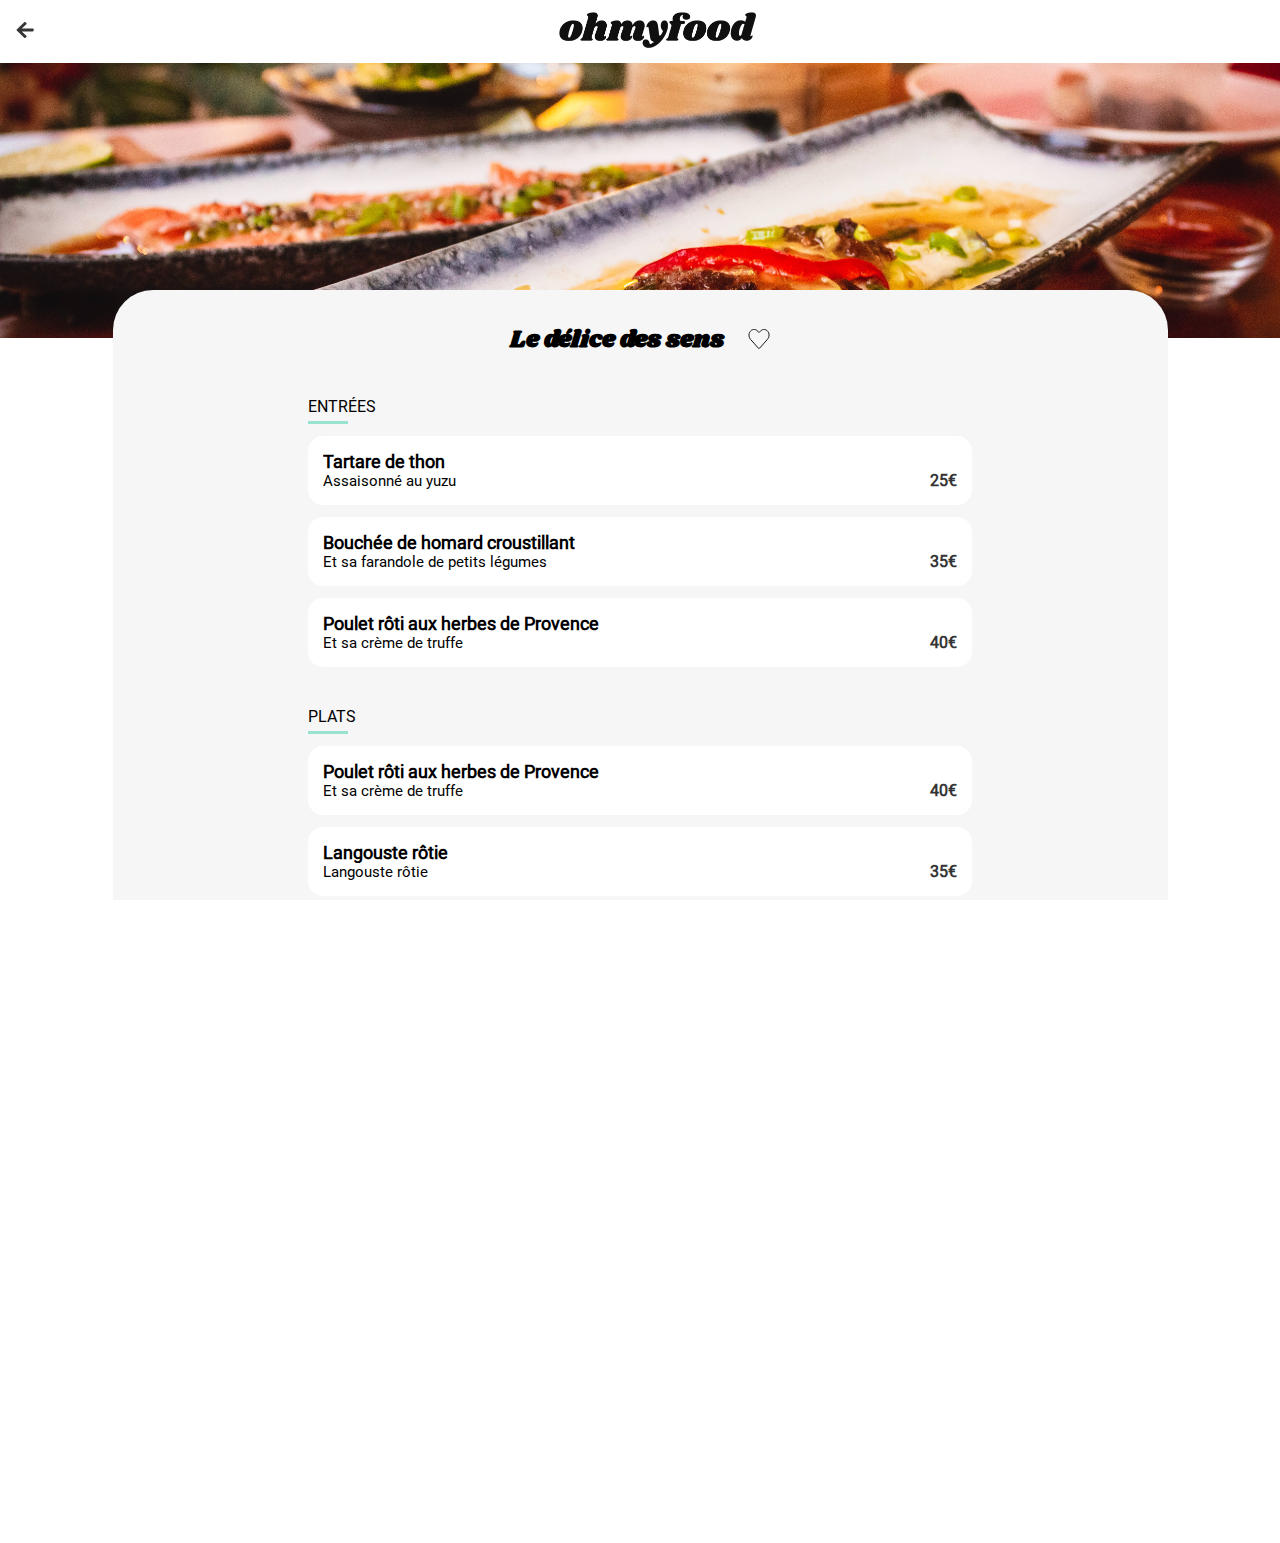
<file: menus_restaurants/Le_delice_des_sens.html>
<!DOCTYPE html>
<html lang="fr">
  <head>
    <meta charset="UTF-8"/>
    <meta name="viewport" content="width=device-width, initial-scale=1.0"/>
    <title>Oh My Food - Le delice des sens</title>
    <link rel="stylesheet" href="../css/style.css" />
        <link  rel="stylesheet"  href="https://cdnjs.cloudflare.com/ajax/libs/font-awesome/6.2.1/css/all.min.css" integrity="sha512-MV7K8+y+gLIBoVD59lQIYicR65iaqukzvf/nwasF0nqhPay5w/9lJmVM2hMDcnK1OnMGCdVK+iQrJ7lzPJQd1w==" crossorigin="anonymous" referrerpolicy="no-referrer"/>

<body>
    <header class="main-header">
        <a href="/OPC_OhMyFood/"><img class="main-header__arrow" src="../assets/svg/arrow.svg" alt="picto retour"></a>
        <div class="main-header__img-container">
            <a href="/OPC_OhMyFood/">
                <img class='main-header__img-container__img' src="../assets/images/logo/ohmyfood.png" alt="Logo OhMyFood">
            </a>
        </div> 
    </header>
    <main class="main-section">
        <div class="section-info__container-img">
            <img class="section-info__container-img__background" src="../assets/images/restaurants/louis-hansel-shotsoflouis-qNBGVyOCY8Q-unsplash.jpg" alt="image de fond du restaurant">
        </div>
        <div class="container-menu">
            <div class="container-menu__section">
                <div class="container-menu__section__title">
                    <h2 class="container-menu__section__title--font">Le délice des sens</h2>
                    <span class="like"></span>
                </div>
                <div class="container-menu__section__menu">
                    <h2 class="container-menu__section__menu--title">Entrées</h2>
                    <div class="container-menu__section__menu__card">
                        <div class="container-menu__section__menu__card--plate">
                            <h3 class="container-menu__section__menu__card--plate-title">Tartare de thon</h3>
                            <p class="container-menu__section__menu__card--plate-description">Assaisonné au yuzu</p>
                        </div>
                        <span class="container-menu__section__menu__card--plate-price">25€</span>
                        <div class="check">
                            <i class="fa-solid fa-circle-check fa-xl"></i>
                        </div>
                    </div>
                    <div class="container-menu__section__menu__card">
                        <div class="container-menu__section__menu__card--plate">
                            <h3 class="container-menu__section__menu__card--plate-title">Bouchée de homard croustillant</h3>
                            <p class="container-menu__section__menu__card--plate-description">Et sa farandole de petits légumes</p>
                        </div>
                        <span class="container-menu__section__menu__card--plate-price">35€</span>
                        <div class="check">
                            <i class="fa-solid fa-circle-check fa-xl"></i>
                        </div>
                    </div>
                    <div class="container-menu__section__menu__card">
                        <div class="container-menu__section__menu__card--plate">
                            <h3 class="container-menu__section__menu__card--plate-title">Poulet rôti aux herbes de Provence </h3>
                            <p class="container-menu__section__menu__card--plate-description">Et sa crème de truffe </p>
                        </div>
                        <span class="container-menu__section__menu__card--plate-price">40€</span>
                        <div class="check">
                            <i class="fa-solid fa-circle-check fa-xl"></i>
                        </div>
                    </div>
                </div>
                <div class="container-menu__section__menu">
                    <h2 class="container-menu__section__menu--title">Plats</h2>
                    <div class="container-menu__section__menu__card">
                        <div class="container-menu__section__menu__card--plate">
                            <h3 class="container-menu__section__menu__card--plate-title">Poulet rôti aux herbes de Provence</h3>
                            <p class="container-menu__section__menu__card--plate-description">Et sa crème de truffe</p>
                        </div>
                        <span class="container-menu__section__menu__card--plate-price">40€</span>
                        <div class="check">
                            <i class="fa-solid fa-circle-check fa-xl"></i>
                        </div>
                    </div>
                    <div class="container-menu__section__menu__card">
                        <div class="container-menu__section__menu__card--plate">
                            <h3 class="container-menu__section__menu__card--plate-title">Langouste rôtie</h3>
                            <p class="container-menu__section__menu__card--plate-description">Langouste rôtie</p>
                        </div>
                        <span class="container-menu__section__menu__card--plate-price">35€</span>
                        <div class="check">
                            <i class="fa-solid fa-circle-check fa-xl"></i>
                        </div>
                    </div>
                    <div class="container-menu__section__menu__card">
                        <div class="container-menu__section__menu__card--plate">
                            <h3 class="container-menu__section__menu__card--plate-title">Côte de bœuf Angus</h3>
                            <p class="container-menu__section__menu__card--plate-description">Et sa purée de panais</p>
                        </div>
                        <span class="container-menu__section__menu__card--plate-price">44€</span>
                        <div class="check">
                            <i class="fa-solid fa-circle-check fa-xl"></i>
                        </div>
                    </div>
                </div>
                <div class="container-menu__section__menu">
                    <h2 class="container-menu__section__menu--title">Desserts</h2>
                    <div class="container-menu__section__menu__card">
                        <div class="container-menu__section__menu__card--plate">
                            <h3 class="container-menu__section__menu__card--plate-title">Farandole de desserts</h3>
                            <p class="container-menu__section__menu__card--plate-description">Du chef </p>
                        </div>
                        <span class="container-menu__section__menu__card--plate-price">18€</span>
                        <div class="check">
                            <i class="fa-solid fa-circle-check fa-xl"></i>
                        </div>
                    </div>
                    <div class="container-menu__section__menu__card">
                        <div class="container-menu__section__menu__card--plate">
                            <h3 class="container-menu__section__menu__card--plate-title">Crème brulée</h3>
                            <p class="container-menu__section__menu__card--plate-description">Revisitée </p>
                        </div>
                        <span class="container-menu__section__menu__card--plate-price">25€</span>
                        <div class="check">
                            <i class="fa-solid fa-circle-check fa-xl"></i>
                        </div>
                    </div>
                    <div class="container-menu__section__menu__card">
                        <div class="container-menu__section__menu__card--plate">
                            <h3 class="container-menu__section__menu__card--plate-title">Tiramisu</h3>
                            <p class="container-menu__section__menu__card--plate-description">À la noisette </p>
                        </div>
                        <span class="container-menu__section__menu__card--plate-price">23€</span>
                        <div class="check">
                            <i class="fa-solid fa-circle-check fa-xl"></i>
                        </div>
                    </div>
                </div>
                <a class="btn" href="#">Commander</a>
            </div>
        </div>
    </main>
    <footer class="footer">
        <section class="section-footer">
          <span class="section-footer__logo"></span>
          <ul class="section-footer__list">
            <li class="section-footer__list-items"><img src ="../assets/svg/fork.svg" alt="Proposer un restaurant"/>
                <a href="#">Proposer un restaurant</a>
            </li>
            <li class="section-footer__list-items"><img src ="../assets/svg/hands.svg" alt="Devenir partenaire"/>
                <a href="#">Devenir partenaire</a> 
            </li>
            <li class="section-footer__list-items"><a href="#">Mentions légales</a></li>
            <li class="section-footer__list-items"><a href="mailto:someone@mail.com" onclick="window.location=another.html">Contact</a></li>
          </ul>
        </section>
    </footer>   
</body>
</file>
<file: css/style.css>
@font-face {
  font-family: "Roboto";
  src: url("../assets/fonts/Roboto-Regular.ttf");
}
@font-face {
  font-family: "Shrikhand";
  src: url("../assets/fonts/Shrikhand-Regular.ttf");
}
* {
  font-family: "Roboto";
}

html, body {
  overflow-x: hidden;
  margin: 0 auto;
  height: 100%;
}

h1, h2, h3 {
  font-weight: 700;
  font-size: 24px;
}

h2, h3 {
  margin: 0;
}

p {
  margin: 0;
  font-size: 18px;
  font-weight: 300;
}

a {
  text-decoration: none;
  color: #000;
}

.btn {
  display: flex;
  justify-content: center;
  align-items: center;
  border-radius: 25px;
  width: 218px;
  height: 50px;
  color: #FFFFFF;
  border: none;
  font-size: 16px;
  font-style: normal;
  font-weight: 500;
  line-height: normal;
  transition: transform 400ms;
  box-shadow: 0.25rem 0.25rem 10px rgba(0, 0, 0, 0.25);
  background: linear-gradient(#ff79da, #9356DC);
}
.btn:hover {
  background: linear-gradient(rgba(255, 255, 255, 0.15) 0%, rgba(255, 255, 255, 0.15) 100%), linear-gradient(#ff79da, #9356DC);
  box-shadow: 0px 4px 15px 0px rgba(0, 0, 0, 0.35);
}

.like {
  width: 22px;
  height: 21px;
  position: absolute;
  right: 25px;
  background-image: url(../assets/svg/like-default.svg);
  transition: 1s ease-in-out;
  -webkit-transition: 1s ease-in-out;
  -moz-transition: 1s ease-in-out;
  background-repeat: no-repeat;
}
.like:hover {
  background-image: url(../assets/svg/like-full.svg);
}

.main-header {
  align-items: center;
  display: flex;
  box-shadow: 0px 2px 4px 0px rgba(0, 0, 0, 0.15);
}
.main-header__img-container {
  display: flex;
  justify-content: center;
  align-items: center;
  margin: auto;
  height: 63px;
}
.main-header__img-container__img {
  width: 197px;
  height: 36px;
}

.main-header__arrow {
  margin-left: 1rem;
}

.main-section .section-location {
  display: flex;
  justify-content: center;
  align-items: center;
  background: #EAEAEA;
  color: #353535;
  height: 50px;
  gap: 17px;
}
.main-section .section-location__input {
  border: none;
  text-align: center;
  background-color: transparent;
  width: 109px;
}
.main-section .section-location__input:focus {
  outline: none;
}
.main-section .section-info {
  background: #F6F6F6;
  align-items: center;
  text-align: center;
  padding: 39px 20px 57px 20px;
  display: flex;
  flex-direction: column;
}
.main-section .section-info__p {
  font-size: 18px;
  margin-bottom: 27px;
}
.main-section .main-container .section-fonctionnement {
  display: flex;
  flex-direction: column;
  padding: 0px 20px 66px 20px;
}
@media (min-width: 1025px) {
  .main-section .main-container .section-fonctionnement {
    padding: 50px 180px 50px 180px;
  }
}
@media (min-width: 768px) and (max-width: 1024px) {
  .main-section .main-container .section-fonctionnement {
    padding: 50px;
  }
}
.main-section .main-container .section-fonctionnement__title {
  margin: 48px 80px 26px 0px;
}
.main-section .main-container .section-fonctionnement__items {
  gap: 24.94px;
  counter-reset: compteListe;
  padding-left: 10px;
  align-items: center;
  display: flex;
  flex-direction: column;
}
@media (min-width: 1025px) {
  .main-section .main-container .section-fonctionnement__items {
    display: flex;
    flex-direction: row;
    gap: 36.51px;
    justify-content: space-between;
    flex-wrap: wrap;
  }
}
@media (min-width: 768px) and (max-width: 1024px) {
  .main-section .main-container .section-fonctionnement__items {
    display: flex;
    flex-direction: row;
    gap: 36.51px;
    justify-content: space-between;
    flex-wrap: wrap;
  }
}
.main-section .main-container .section-fonctionnement__items__button {
  display: flex;
  flex-direction: row;
  display: flex;
  justify-content: center;
  align-items: center;
  background: #F6F6F6;
  border-radius: 20px;
  box-shadow: 0px 4px 15px 0px rgba(0, 0, 0, 0.15);
  height: 72.379px;
  gap: 27px;
  position: relative;
  width: 100%;
  min-width: 260px;
}
@media (min-width: 768px) and (max-width: 1024px) {
  .main-section .main-container .section-fonctionnement__items__button {
    width: 100%;
  }
}
@media (min-width: 1025px) {
  .main-section .main-container .section-fonctionnement__items__button {
    max-width: 322px;
  }
}
.main-section .main-container .section-fonctionnement__items__button:hover {
  background: rgba(183, 104, 202, 0.2392156863);
}
.main-section .main-container .section-fonctionnement__items__button::before {
  display: flex;
  justify-content: center;
  align-items: center;
  counter-increment: compteListe 1;
  content: counter(compteListe) " ";
  position: absolute;
  color: #FFFFFF;
  background-color: #9356DC;
  border-radius: 25px;
  width: 24px;
  height: 24px;
  font-size: 14.182px;
  margin: auto;
  left: -10px;
}
.main-section .main-container .section-fonctionnement__items__button img {
  width: 18px;
}
.main-section .main-container .section-fonctionnement__items__button-text {
  color: #000;
  font-size: 16px;
}
.main-section .main-container .section-restaurant {
  display: flex;
  flex-direction: column;
  background: #F6F6F6;
  gap: 18px;
  padding-bottom: 66px;
}
@media (min-width: 1025px) {
  .main-section .main-container .section-restaurant {
    padding: 50px 180px 50px 180px;
  }
}
@media (min-width: 768px) and (max-width: 1024px) {
  .main-section .main-container .section-restaurant {
    padding: 50px;
  }
}
.main-section .main-container .section-restaurant-content {
  margin: auto;
  width: 72%;
}
.main-section .main-container .section-restaurant__title {
  margin: 54px 80px 28px 20px;
}
@media (min-width: 768px) and (max-width: 1024px) {
  .main-section .main-container .section-restaurant__title {
    margin: 54px 80px 28px 0px;
  }
}
@media (min-width: 1025px) {
  .main-section .main-container .section-restaurant__title {
    margin: 54px 80px 28px 0px;
  }
}
.main-section .main-container .section-restaurant__menu {
  gap: 18px;
  display: flex;
  flex-direction: column;
}
@media (min-width: 1025px) {
  .main-section .main-container .section-restaurant__menu {
    display: grid;
    grid-template-columns: 1fr 1fr;
    column-gap: 100px;
    row-gap: 50px;
  }
}
@media (min-width: 768px) and (max-width: 1024px) {
  .main-section .main-container .section-restaurant__menu {
    display: grid;
    grid-template-columns: 1fr 1fr;
    column-gap: 100px;
    row-gap: 50px;
  }
}
.main-section .main-container .section-restaurant__menu__card {
  margin: 0 20px;
  position: relative;
}
@media (min-width: 1025px) {
  .main-section .main-container .section-restaurant__menu__card {
    margin: unset;
  }
}
@media (min-width: 768px) and (max-width: 1024px) {
  .main-section .main-container .section-restaurant__menu__card {
    margin: unset;
  }
}
.main-section .main-container .section-restaurant__menu__card__badge {
  display: flex;
  justify-content: center;
  align-items: center;
  color: #008766;
  background-color: #99E2D0;
  position: absolute;
  width: 80px;
  height: 29px;
  right: 12px;
  top: 13px;
  border-radius: 2px;
}
.main-section .main-container .section-restaurant__menu__card__img {
  width: 100%;
  height: 231px;
  object-fit: cover;
  border-radius: 15px 15px 0 0;
}
.main-section .main-container .section-restaurant__menu__card__info {
  display: flex;
  flex-direction: column;
  background-color: #FFFFFF;
  border-radius: 0 0 15px 15px;
  padding: 16px 25px 12px 13px;
  margin-top: -5px;
  gap: 5px;
  position: relative;
}
.main-section .main-container .section-restaurant__menu__card__info__title {
  margin: 0;
  font-size: 18px;
}
.main-section .main-container .section-restaurant__menu__card__info__text {
  font-size: 17px;
  font-style: normal;
  font-weight: 300;
}
.main-section .main-container .section-restaurant__menu__card__info__text .like {
  top: 23px;
}

.footer {
  padding: 22px 25px;
  background-color: #353535;
}
@media (min-width: 1025px) {
  .footer {
    padding: 30px 25px;
    position: relative;
  }
}
@media (min-width: 768px) and (max-width: 1024px) {
  .footer {
    padding: 30px 25px;
    position: relative;
  }
}
.footer .section-footer {
  display: flex;
  flex-direction: column;
  gap: 16px;
}
@media (min-width: 1025px) {
  .footer .section-footer {
    flex-direction: row-reverse;
    align-items: center;
    height: 54px;
  }
}
@media (min-width: 768px) and (max-width: 1024px) {
  .footer .section-footer {
    flex-direction: row-reverse;
    align-items: center;
    height: 54px;
  }
}
.footer .section-footer__logo {
  width: 139px;
  height: 27px;
  background-image: url(../assets/images/logo/ohmyfood-white.svg);
}
.footer .section-footer__list {
  display: flex;
  flex-direction: column;
  list-style: none;
  padding: 0;
  margin: 0;
  gap: 7px;
}
@media (min-width: 1025px) {
  .footer .section-footer__list {
    flex-direction: row;
  }
}
@media (min-width: 768px) and (max-width: 1024px) {
  .footer .section-footer__list {
    flex-direction: row;
  }
}
.footer .section-footer__list-items {
  display: flex;
  flex-direction: row;
  gap: 11px;
}
@media (min-width: 1025px) {
  .footer .section-footer__list-items {
    display: inline;
    margin: 0 5px;
  }
}
@media (min-width: 768px) and (max-width: 1024px) {
  .footer .section-footer__list-items {
    display: inline;
    margin: 0 5px;
  }
}
.footer .section-footer__list-items a {
  color: #FFFFFF;
}

.loader {
  position: fixed;
  height: 100vh;
  display: flex;
  justify-content: center;
  align-items: center;
  background: #FFFFFF;
  top: 0;
  bottom: 0;
  left: 0;
  right: 0;
  z-index: 1;
  animation: disappear 1s forwards;
  animation-delay: 3s;
  transform-origin: top;
}
.loader .letter {
  color: #ff79da;
  letter-spacing: 15px;
  animation: flash 2s linear infinite;
  font-size: 20px;
}
.loader .letter:nth-child(1) {
  animation-delay: 0.1s;
}
.loader .letter:nth-child(2) {
  animation-delay: 0.2s;
}
.loader .letter:nth-child(3) {
  animation-delay: 0.3s;
}
.loader .letter:nth-child(4) {
  animation-delay: 0.4s;
}
.loader .letter:nth-child(5) {
  animation-delay: 0.5s;
}
.loader .letter:nth-child(6) {
  animation-delay: 0.6s;
}
.loader .letter:nth-child(7) {
  animation-delay: 0.7s;
}
.loader .letter:nth-child(8) {
  animation-delay: 0.8s;
}
.loader .letter:nth-child(9) {
  animation-delay: 0.9s;
}

@keyframes disappear {
  to {
    transform: scale(0);
  }
}
@keyframes flash {
  0% {
    color: #ff79da;
    text-shadow: 0 0 7px #ff79da;
  }
  90% {
    color: #9356DC;
    text-shadow: none;
  }
  100% {
    color: #ff79da;
    text-shadow: 0 0 7px #ff79da;
  }
}
@keyframes appear {
  0% {
    opacity: 0;
  }
  100% {
    opacity: 100%;
  }
}
.section-info__container-img {
  display: flex;
  flex-direction: column;
}
.section-info__container-img__background {
  object-fit: cover;
  height: 17.1875rem;
}

.container-menu {
  background-color: #F6F6F6;
  border-radius: 2.5rem 2.5rem 0rem 0rem;
  position: relative;
  width: 100%;
  margin-top: -3rem;
}
@media (min-width: 1025px) {
  .container-menu {
    width: 1055px;
    margin: -3rem auto;
  }
}
.container-menu__section {
  display: flex;
  flex-direction: column;
  gap: 40px;
  padding-bottom: 40px;
}
@media (min-width: 768px) and (max-width: 1024px) {
  .container-menu__section {
    align-items: center;
    padding-bottom: 100px;
  }
}
@media (min-width: 1025px) {
  .container-menu__section {
    align-items: center;
    padding-bottom: 100px;
  }
}
.container-menu__section__title {
  display: flex;
  flex-direction: row;
  align-items: center;
  padding: 32px 17px 0 17px;
  column-gap: 24px;
  justify-content: center;
}
.container-menu__section__title--font {
  font-family: "Shrikhand";
}
.container-menu__section__title .like {
  position: unset;
  right: none;
}
.container-menu__section__menu {
  display: flex;
  flex-direction: column;
  gap: 12px;
  margin: 0 13px;
  animation: appear 2s both;
}
@media (min-width: 768px) and (max-width: 1024px) {
  .container-menu__section__menu {
    width: 63%;
  }
}
@media (min-width: 1025px) {
  .container-menu__section__menu {
    width: 63%;
  }
}
.container-menu__section__menu:nth-child(1) {
  animation-delay: 200ms;
}
.container-menu__section__menu:nth-child(2) {
  animation-delay: 400ms;
}
.container-menu__section__menu:nth-child(3) {
  animation-delay: 600ms;
}
.container-menu__section__menu:nth-child(4) {
  animation-delay: 800ms;
}
.container-menu__section__menu--title {
  font-size: 16px;
  font-style: normal;
  font-weight: 300;
  line-height: normal;
  text-transform: uppercase;
  position: relative;
  height: 27px;
}
.container-menu__section__menu--title::after {
  border-top: 3px solid #99E2D0;
  position: absolute;
  content: "";
  left: 0;
  right: 0;
  bottom: 0px;
  width: 40px;
}
.container-menu__section__menu__card {
  padding: 15px;
  background-color: #FFFFFF;
  border-radius: 15px;
  overflow: hidden;
  display: flex;
}
.container-menu__section__menu__card:hover .check {
  margin-right: -1rem;
}
.container-menu__section__menu__card--plate {
  overflow: hidden;
}
.container-menu__section__menu__card--plate-title {
  overflow: hidden;
  color: #000;
  text-overflow: ellipsis;
  font-size: 18px;
  white-space: nowrap;
}
.container-menu__section__menu__card--plate-description {
  overflow: hidden;
  text-overflow: ellipsis;
  font-size: 15.043px;
  white-space: nowrap;
}
.container-menu__section__menu__card--plate-price {
  margin-left: auto;
  color: #353535;
  font-weight: 700;
  display: flex;
  align-items: flex-end;
}
.container-menu__section__menu__card .check {
  background-color: #99e2d0;
  margin: -1rem -5rem -1rem 1rem;
  width: 4rem;
  display: flex;
  align-items: center;
  justify-content: center;
  transition-duration: 0.5s;
}
.container-menu__section__menu__card .check .fa-circle-check {
  color: #FFFFFF;
}
.container-menu__section .btn {
  align-self: center;
}

/*# sourceMappingURL=style.css.map */
</file>
